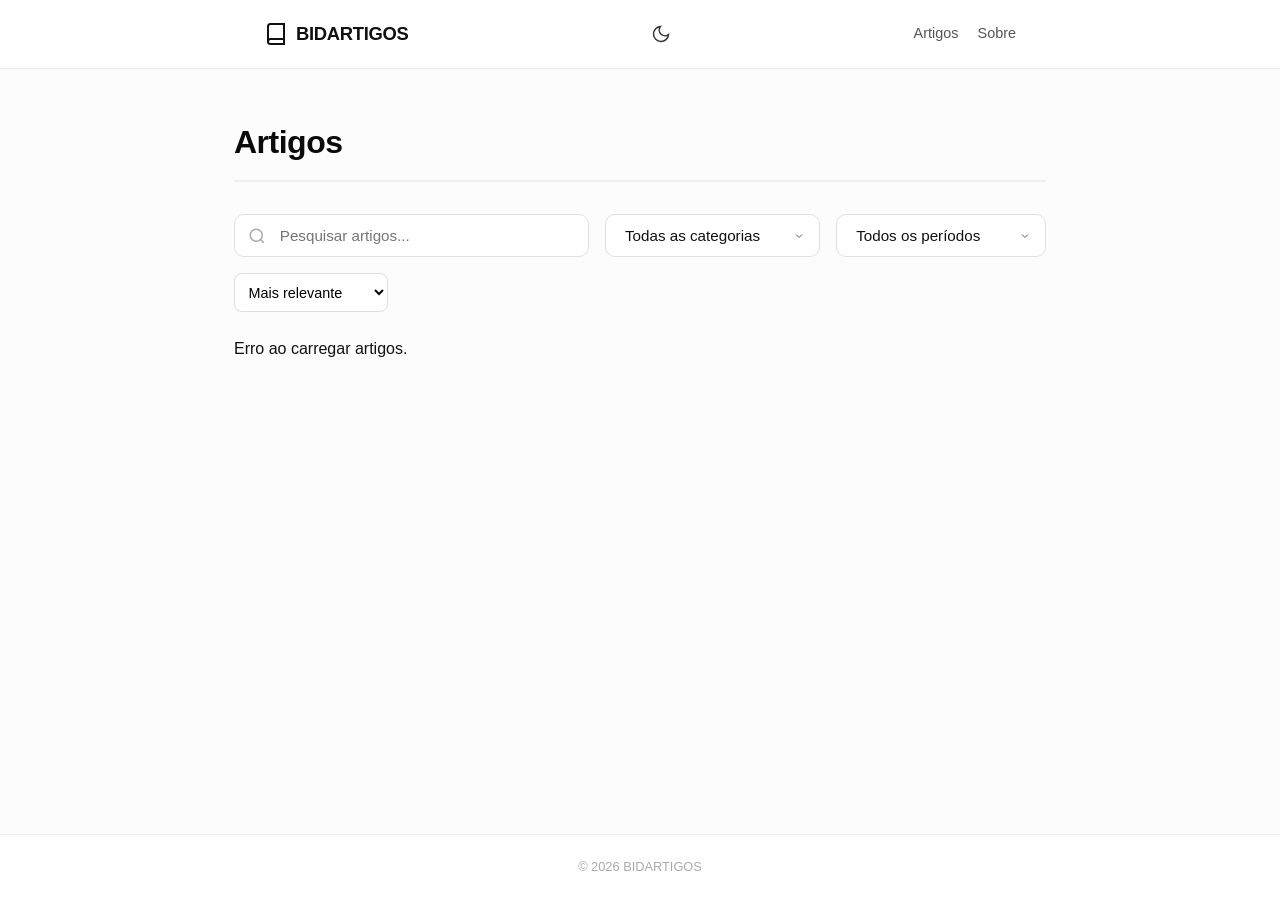
<file: index.html>
<!DOCTYPE html>
<html lang="pt-BR">
<head>
  <meta charset="UTF-8">
  <meta name="viewport" content="width=device-width, initial-scale=1.0">
  <title>BIDARTIGOS</title>
  <link rel="icon" href="data:image/svg+xml,<svg xmlns='http://www.w3.org/2000/svg' viewBox='0 0 24 24' fill='none' stroke='black' stroke-width='2'><path d='M4 19.5A2.5 2.5 0 0 1 6.5 17H20'/><path d='M6.5 2H20v20H6.5A2.5 2.5 0 0 1 4 19.5v-15A2.5 2.5 0 0 1 6.5 2z'/></svg>">
  <link rel="stylesheet" href="style.css">
  <link rel="stylesheet" href="global-dark-mode.css">
  <!-- Google tag (gtag.js) -->
  <script async src="https://www.googletagmanager.com/gtag/js?id=G-VQHEXNMFW5"></script>
  <script>
    window.dataLayer = window.dataLayer || [];
    function gtag(){dataLayer.push(arguments);}
    gtag('js', new Date());

    gtag('config', 'G-VQHEXNMFW5');
  </script>
  <script async src="https://pagead2.googlesyndication.com/pagead/js/adsbygoogle.js?client=ca-pub-8061535180990391"
     crossorigin="anonymous"></script>
</head>
<body>
  <header class="site-header">
    <div class="header-inner">
      <a href="" class="logo">
        <svg width="24" height="24" viewBox="0 0 24 24" fill="none" stroke="currentColor" stroke-width="2">
          <path d="M4 19.5A2.5 2.5 0 0 1 6.5 17H20"/>
          <path d="M6.5 2H20v20H6.5A2.5 2.5 0 0 1 4 19.5v-15A2.5 2.5 0 0 1 6.5 2z"/>
        </svg>
        BIDARTIGOS
      </a>
      <button id="dark-mode-toggle" class="dark-mode-toggle" aria-label="Modo escuro">
        <svg width="20" height="20" viewBox="0 0 24 24" fill="none" stroke="currentColor" stroke-width="2">
          <path d="M21 12.79A9 9 0 1 1 11.21 3 7 7 0 0 0 21 12.79z"/>
        </svg>
      </button>
      <nav>
        <a href="">Artigos</a>
        <a href="sobre/">Sobre</a>
      </nav>
    </div>
  </header>

  <main class="container">
    <h1 class="page-title">Artigos</h1>

    <div class="search-area">
      <div class="search-box">
        <svg class="search-icon" width="18" height="18" viewBox="0 0 24 24" fill="none" stroke="currentColor" stroke-width="2">
          <circle cx="11" cy="11" r="8"/>
          <path d="m21 21-4.3-4.3"/>
        </svg>
        <input type="text" id="search-input" placeholder="Pesquisar artigos..." autocomplete="off">
      </div>
      <select id="category-filter">
        <option value="">Todas as categorias</option>
      </select>
      <select id="period-filter">
        <option value="">Todos os períodos</option>
        <option value="7">Últimos 7 dias</option>
        <option value="30">Últimos 30 dias</option>
        <option value="90">Últimos 90 dias</option>
        <option value="365">Este ano</option>
      </select>
      <select id="sort-by" class="sort-select">
        <option value="relevance">Mais relevante</option>
        <option value="recent">Mais recentes</option>
        <option value="views">Mais visualizados</option>
        <option value="likes">Mais curtidos</option>
      </select>
    </div>

    <div id="articles-list" class="articles-list">
      <p class="loading">Carregando artigos…</p>
    </div>
    <script async src="https://pagead2.googlesyndication.com/pagead/js/adsbygoogle.js?client=ca-pub-8061535180990391"
          crossorigin="anonymous"></script>
      <ins class="adsbygoogle"
          style="display:block"
          data-ad-format="fluid"
          data-ad-layout-key="-5j+ce-9-73+ox"
          data-ad-client="ca-pub-8061535180990391"
          data-ad-slot="5886454329"></ins>
      <script>
          (adsbygoogle = window.adsbygoogle || []).push({});
      </script>
    <div id="empty-state" class="empty-state" style="display:none;">
      <p>Nenhum artigo encontrado.</p>
    </div>
  </main>

  <footer class="site-footer">
    <p>© 2026 BIDARTIGOS</p>
  </footer>

  <script src="config.js"></script>
  <script src="script.js"></script>
</body>
</html>
</file>
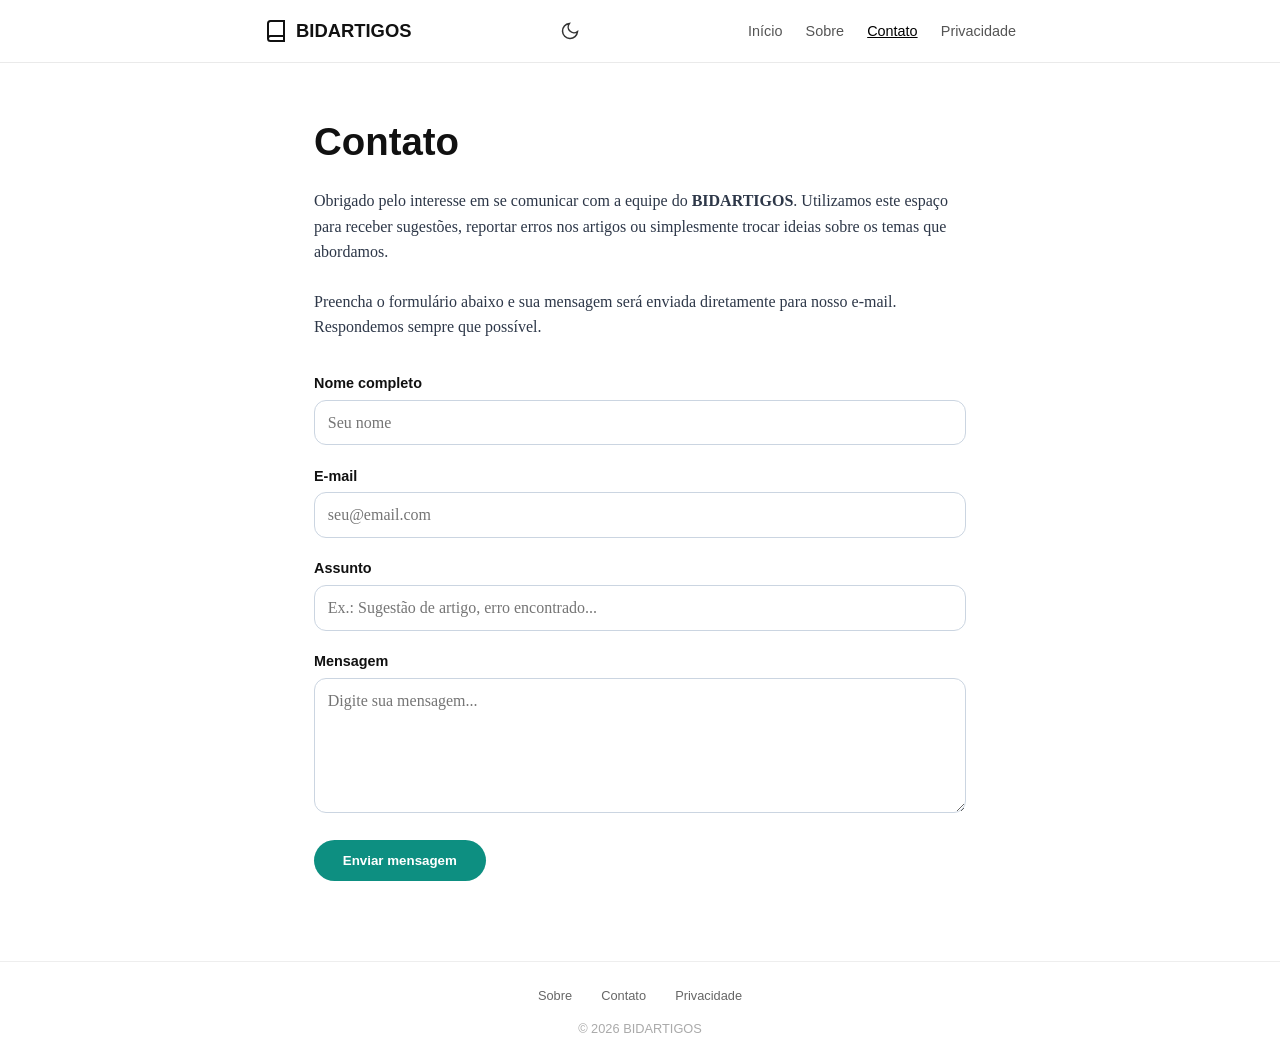
<file: contato/index.html>
<!DOCTYPE html>
<html lang="pt-BR">
<head>
  <meta charset="UTF-8">
  <meta name="viewport" content="width=device-width, initial-scale=1.0">
  <title>Contato – BIDARTIGOS</title>
  <meta name="description" content="Entre em contato conosco para sugestões, relatar erros ou conversar sobre o conteúdo do BIDARTIGOS.">
  <meta property="og:title" content="Contato – BIDARTIGOS">
  <meta property="og:description" content="Envie sua mensagem para a equipe do BIDARTIGOS. Estamos abertos a sugestões, correções e parcerias.">
  <meta property="og:type" content="website">
  <link rel="icon" href="data:image/svg+xml,<svg xmlns='http://www.w3.org/2000/svg' viewBox='0 0 24 24' fill='none' stroke='black' stroke-width='2'><path d='M4 19.5A2.5 2.5 0 0 1 6.5 17H20'/><path d='M6.5 2H20v20H6.5A2.5 2.5 0 0 1 4 19.5v-15A2.5 2.5 0 0 1 6.5 2z'/></svg>">
  <link rel="stylesheet" href="style.css">
  <link rel="stylesheet" href="../global-dark-mode.css">
  <!-- Google tag (gtag.js) -->
    <script async src="https://www.googletagmanager.com/gtag/js?id=G-VQHEXNMFW5"></script>
    <script>
    window.dataLayer = window.dataLayer || [];
    function gtag(){dataLayer.push(arguments);}
    gtag('js', new Date());

    gtag('config', 'G-VQHEXNMFW5');
    </script>
    <script async src="https://pagead2.googlesyndication.com/pagead/js/adsbygoogle.js?client=ca-pub-8061535180990391"
     crossorigin="anonymous"></script>
</head>
<body>

  <header class="site-header">
    <div class="header-inner">
      <a href="../" class="logo">
        <svg width="24" height="24" viewBox="0 0 24 24" fill="none" stroke="currentColor" stroke-width="2">
          <path d="M4 19.5A2.5 2.5 0 0 1 6.5 17H20"/>
          <path d="M6.5 2H20v20H6.5A2.5 2.5 0 0 1 4 19.5v-15A2.5 2.5 0 0 1 6.5 2z"/>
        </svg>
        BIDARTIGOS
      </a>
      <button id="dark-mode-toggle" class="dark-mode-toggle" aria-label="Modo escuro">
        <svg width="20" height="20" viewBox="0 0 24 24" fill="none" stroke="currentColor" stroke-width="2">
          <path d="M21 12.79A9 9 0 1 1 11.21 3 7 7 0 0 0 21 12.79z"/>
        </svg>
      </button>
      <nav>
        <a href="../">Início</a>
        <a href="../sobre/">Sobre</a>
        <a href="../contato/" class="active">Contato</a>
        <a href="../privacidade/">Privacidade</a>
      </nav>
    </div>
  </header>

  <main class="page-container">
    <div class="page-content">
      <h1>Contato</h1>
      <p>Obrigado pelo interesse em se comunicar com a equipe do <strong>BIDARTIGOS</strong>. Utilizamos este espaço para receber sugestões, reportar erros nos artigos ou simplesmente trocar ideias sobre os temas que abordamos.</p>
      <p>Preencha o formulário abaixo e sua mensagem será enviada diretamente para nosso e‑mail. Respondemos sempre que possível.</p>

      <form id="contact-form" class="contact-form">
        <div class="form-group">
          <label for="name">Nome completo</label>
          <input type="text" id="name" name="name" required placeholder="Seu nome">
        </div>
        <div class="form-group">
          <label for="email">E‑mail</label>
          <input type="email" id="email" name="email" required placeholder="seu@email.com">
        </div>
        <div class="form-group">
          <label for="subject">Assunto</label>
          <input type="text" id="subject" name="subject" required placeholder="Ex.: Sugestão de artigo, erro encontrado...">
        </div>
        <div class="form-group">
          <label for="message">Mensagem</label>
          <textarea id="message" name="message" rows="6" required placeholder="Digite sua mensagem..."></textarea>
        </div>
        <button type="submit" class="btn-submit">Enviar mensagem</button>
        <p id="form-feedback" class="form-feedback" style="display:none;"></p>
      </form>
    </div>
  </main>

  <footer class="site-footer">
    <div class="footer-inner">
      <div class="footer-nav">
        <a href="../sobre/">Sobre</a>
        <a href="../contato/">Contato</a>
        <a href="../privacidade/">Privacidade</a>
      </div>
      <p>© 2026 BIDARTIGOS</p>
    </div>
  </footer>

  <script src="../config.js"></script>
  <script src="script.js"></script>
</body>
</html>
</file>
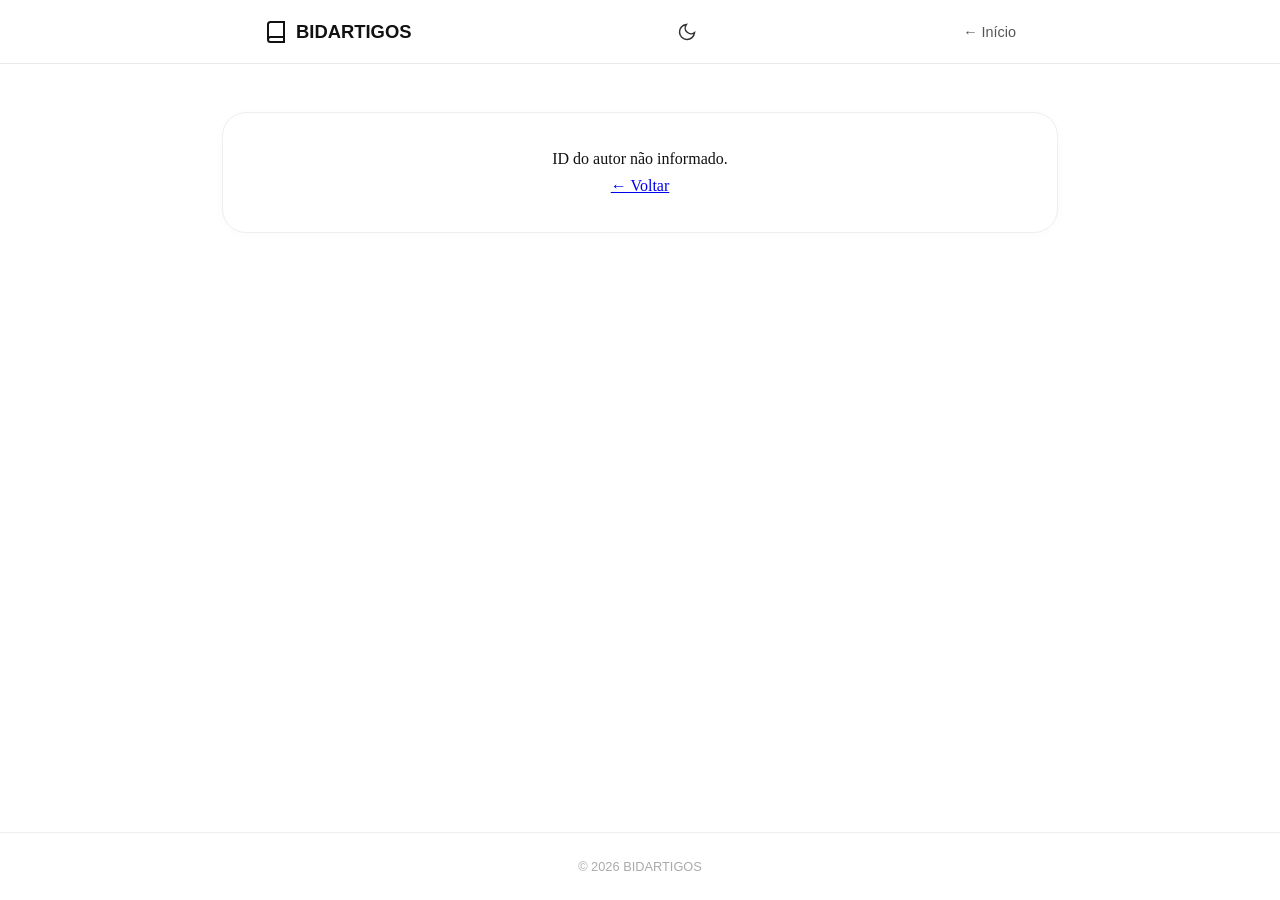
<file: perfil_autor/index.html>
<!DOCTYPE html>
<html lang="pt-BR">
<head>
  <meta charset="UTF-8">
  <meta name="viewport" content="width=device-width, initial-scale=1.0">
  <title>Perfil do autor – BIDARTIGOS</title>
  <link rel="icon" href="data:image/svg+xml,<svg xmlns='http://www.w3.org/2000/svg' viewBox='0 0 24 24' fill='none' stroke='black' stroke-width='2'><path d='M4 19.5A2.5 2.5 0 0 1 6.5 17H20'/><path d='M6.5 2H20v20H6.5A2.5 2.5 0 0 1 4 19.5v-15A2.5 2.5 0 0 1 6.5 2z'/></svg>">
  <link rel="stylesheet" href="style.css">
  <link rel="stylesheet" href="../global-dark-mode.css">
  <!-- Google tag (gtag.js) -->
  <script async src="https://www.googletagmanager.com/gtag/js?id=G-VQHEXNMFW5"></script>
  <script>
    window.dataLayer = window.dataLayer || [];
    function gtag(){dataLayer.push(arguments);}
    gtag('js', new Date());

    gtag('config', 'G-VQHEXNMFW5');
  </script>
  <script async src="https://pagead2.googlesyndication.com/pagead/js/adsbygoogle.js?client=ca-pub-8061535180990391"
     crossorigin="anonymous"></script>
</head>
<body>
  <header class="site-header">
    <div class="header-inner">
      <a href="../" class="logo">
        <svg width="24" height="24" viewBox="0 0 24 24" fill="none" stroke="currentColor" stroke-width="2">
          <path d="M4 19.5A2.5 2.5 0 0 1 6.5 17H20"/>
          <path d="M6.5 2H20v20H6.5A2.5 2.5 0 0 1 4 19.5v-15A2.5 2.5 0 0 1 6.5 2z"/>
        </svg>
        BIDARTIGOS
      </a>
      <button id="dark-mode-toggle" class="dark-mode-toggle" aria-label="Modo escuro">
        <svg width="20" height="20" viewBox="0 0 24 24" fill="none" stroke="currentColor" stroke-width="2">
          <path d="M21 12.79A9 9 0 1 1 11.21 3 7 7 0 0 0 21 12.79z"/>
        </svg>
      </button>
      <nav>
        <a href="../">← Início</a>
      </nav>
    </div>
  </header>

  <main class="profile-container">
    <div id="profile-content">
      <div class="loading-profile">Carregando perfil...</div>
    </div>
  </main>

  <footer class="site-footer">
    <p>© 2026 BIDARTIGOS</p>
  </footer>

  <script src="../config.js"></script>
  <script src="script.js"></script>
</body>
</html>
</file>
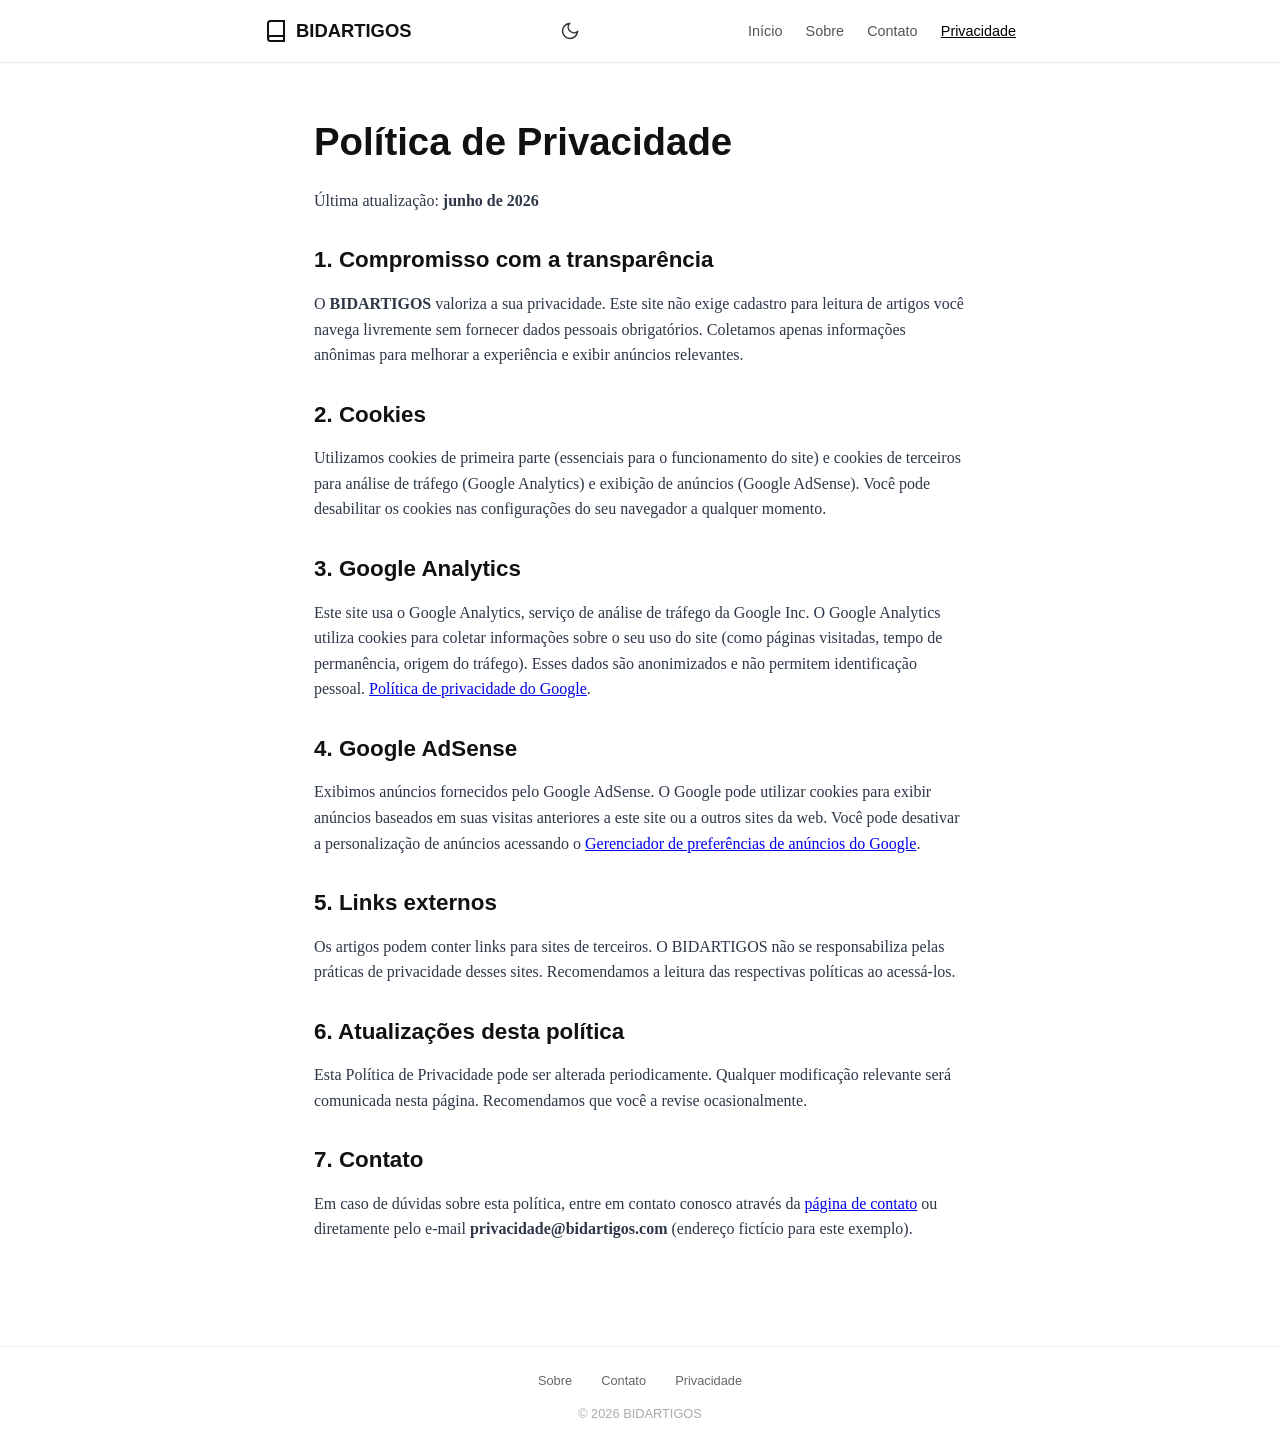
<file: privacidade/index.html>
<!DOCTYPE html>
<html lang="pt-BR">
<head>
  <meta charset="UTF-8">
  <meta name="viewport" content="width=device-width, initial-scale=1.0">
  <title>Política de Privacidade – BIDARTIGOS</title>
  <meta name="description" content="Política de privacidade do BIDARTIGOS. Saiba como tratamos dados, cookies, Google Analytics e AdSense.">
  <meta property="og:title" content="Política de Privacidade – BIDARTIGOS">
  <meta property="og:description" content="Transparência sobre coleta de dados, cookies e anúncios no BIDARTIGOS.">
  <meta property="og:type" content="website">
  <link rel="icon" href="data:image/svg+xml,<svg xmlns='http://www.w3.org/2000/svg' viewBox='0 0 24 24' fill='none' stroke='black' stroke-width='2'><path d='M4 19.5A2.5 2.5 0 0 1 6.5 17H20'/><path d='M6.5 2H20v20H6.5A2.5 2.5 0 0 1 4 19.5v-15A2.5 2.5 0 0 1 6.5 2z'/></svg>">
  <link rel="stylesheet" href="style.css">
  <link rel="stylesheet" href="../global-dark-mode.css">
  <!-- Google tag (gtag.js) -->
    <script async src="https://www.googletagmanager.com/gtag/js?id=G-VQHEXNMFW5"></script>
    <script>
    window.dataLayer = window.dataLayer || [];
    function gtag(){dataLayer.push(arguments);}
    gtag('js', new Date());

    gtag('config', 'G-VQHEXNMFW5');
    </script>
    <script async src="https://pagead2.googlesyndication.com/pagead/js/adsbygoogle.js?client=ca-pub-8061535180990391"
     crossorigin="anonymous"></script>
</head>
<body>

  <header class="site-header">
    <div class="header-inner">
      <a href="../" class="logo">
        <svg width="24" height="24" viewBox="0 0 24 24" fill="none" stroke="currentColor" stroke-width="2">
          <path d="M4 19.5A2.5 2.5 0 0 1 6.5 17H20"/>
          <path d="M6.5 2H20v20H6.5A2.5 2.5 0 0 1 4 19.5v-15A2.5 2.5 0 0 1 6.5 2z"/>
        </svg>
        BIDARTIGOS
      </a>
      <button id="dark-mode-toggle" class="dark-mode-toggle" aria-label="Modo escuro">
        <svg width="20" height="20" viewBox="0 0 24 24" fill="none" stroke="currentColor" stroke-width="2">
          <path d="M21 12.79A9 9 0 1 1 11.21 3 7 7 0 0 0 21 12.79z"/>
        </svg>
      </button>
      <nav>
        <a href="../">Início</a>
        <a href="../sobre/">Sobre</a>
        <a href="../contato/">Contato</a>
        <a href="../privacidade/" class="active">Privacidade</a>
      </nav>
    </div>
  </header>

  <main class="page-container">
    <div class="page-content privacy-content">
      <h1>Política de Privacidade</h1>
      <p>Última atualização: <strong>junho de 2026</strong></p>

      <h2>1. Compromisso com a transparência</h2>
      <p>O <strong>BIDARTIGOS</strong> valoriza a sua privacidade. Este site não exige cadastro para leitura de artigos você navega livremente sem fornecer dados pessoais obrigatórios. Coletamos apenas informações anônimas para melhorar a experiência e exibir anúncios relevantes.</p>

      <h2>2. Cookies</h2>
      <p>Utilizamos cookies de primeira parte (essenciais para o funcionamento do site) e cookies de terceiros para análise de tráfego (Google Analytics) e exibição de anúncios (Google AdSense). Você pode desabilitar os cookies nas configurações do seu navegador a qualquer momento.</p>

      <h2>3. Google Analytics</h2>
      <p>Este site usa o Google Analytics, serviço de análise de tráfego da Google Inc. O Google Analytics utiliza cookies para coletar informações sobre o seu uso do site (como páginas visitadas, tempo de permanência, origem do tráfego). Esses dados são anonimizados e não permitem identificação pessoal. <a href="https://policies.google.com/privacy" target="_blank" rel="noopener">Política de privacidade do Google</a>.</p>

      <h2>4. Google AdSense</h2>
      <p>Exibimos anúncios fornecidos pelo Google AdSense. O Google pode utilizar cookies para exibir anúncios baseados em suas visitas anteriores a este site ou a outros sites da web. Você pode desativar a personalização de anúncios acessando o <a href="https://adssettings.google.com" target="_blank" rel="noopener">Gerenciador de preferências de anúncios do Google</a>.</p>

      <h2>5. Links externos</h2>
      <p>Os artigos podem conter links para sites de terceiros. O BIDARTIGOS não se responsabiliza pelas práticas de privacidade desses sites. Recomendamos a leitura das respectivas políticas ao acessá-los.</p>

      <h2>6. Atualizações desta política</h2>
      <p>Esta Política de Privacidade pode ser alterada periodicamente. Qualquer modificação relevante será comunicada nesta página. Recomendamos que você a revise ocasionalmente.</p>

      <h2>7. Contato</h2>
      <p>Em caso de dúvidas sobre esta política, entre em contato conosco através da <a href="../contato/">página de contato</a> ou diretamente pelo e‑mail <strong>privacidade@bidartigos.com</strong> (endereço fictício para este exemplo).</p>
    </div>
  </main>

  <footer class="site-footer">
    <div class="footer-inner">
      <div class="footer-nav">
        <a href="../sobre/">Sobre</a>
        <a href="../contato/">Contato</a>
        <a href="../privacidade/">Privacidade</a>
      </div>
      <p>© 2026 BIDARTIGOS</p>
    </div>
  </footer>

  <script src="../config.js"></script>
  <script src="script.js"></script>
</body>
</html>
</file>
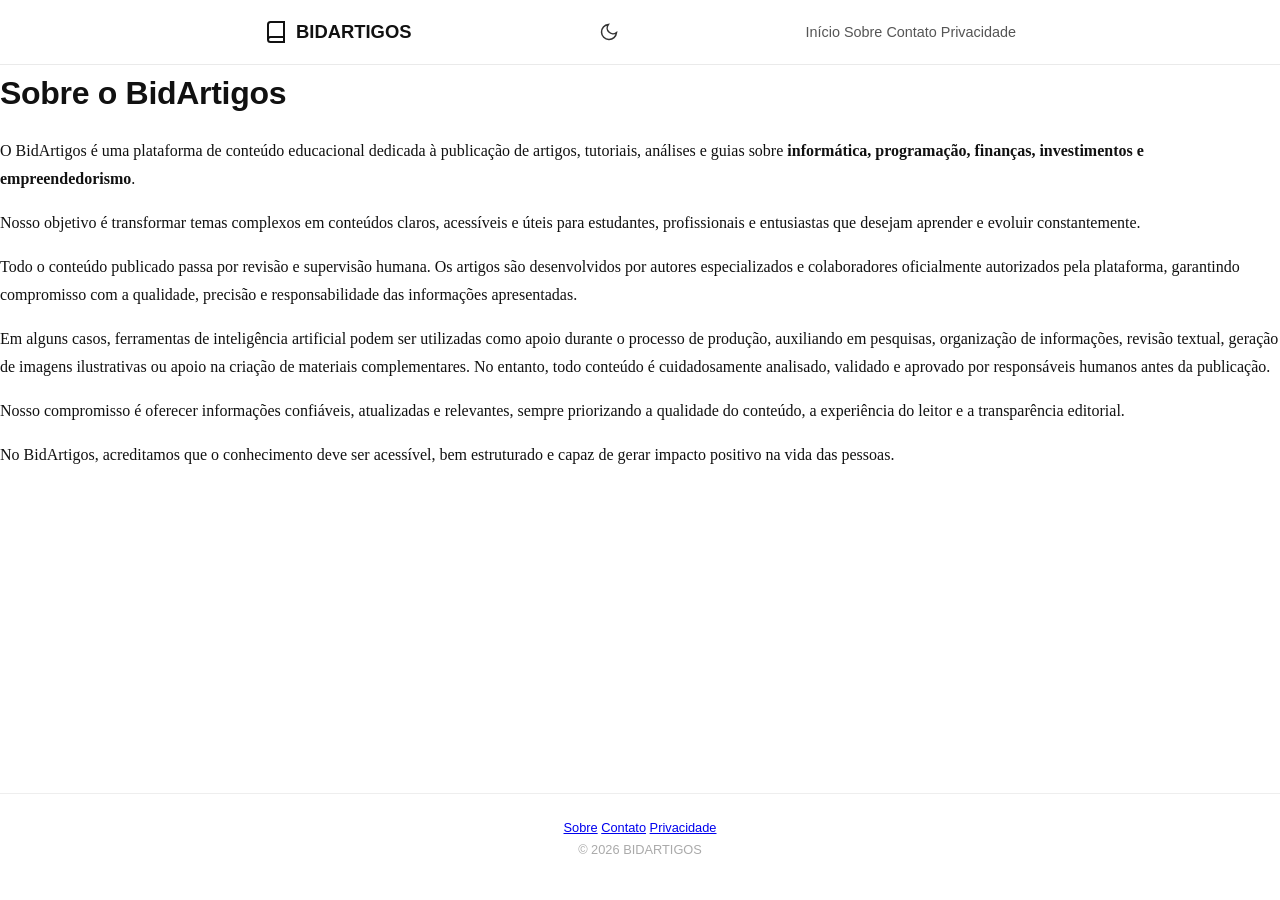
<file: sobre/index.html>
<!DOCTYPE html>
<html lang="pt-BR">
<head>
  <meta charset="UTF-8">
  <meta name="viewport" content="width=device-width, initial-scale=1.0">
  <title>Sobre – BIDARTIGOS</title>
  <meta name="description" content="Conheça o BIDARTIGOS: plataforma de artigos sobre informática, programação, finanças, investimentos e empreendedorismo. Conteúdo revisado, claro e acessível.">
  <meta property="og:title" content="Sobre o BIDARTIGOS">
  <meta property="og:description" content="Transformamos temas complexos em conteúdos úteis. Conheça nossa missão e compromisso editorial.">
  <meta property="og:type" content="website">
  <link rel="icon" href="data:image/svg+xml,<svg xmlns='http://www.w3.org/2000/svg' viewBox='0 0 24 24' fill='none' stroke='black' stroke-width='2'><path d='M4 19.5A2.5 2.5 0 0 1 6.5 17H20'/><path d='M6.5 2H20v20H6.5A2.5 2.5 0 0 1 4 19.5v-15A2.5 2.5 0 0 1 6.5 2z'/></svg>">
  <link rel="stylesheet" href="style.css">
  <link rel="stylesheet" href="../global-dark-mode.css">
  <!-- Google tag (gtag.js) -->
  <script async src="https://www.googletagmanager.com/gtag/js?id=G-VQHEXNMFW5"></script>
  <script>
    window.dataLayer = window.dataLayer || [];
    function gtag(){dataLayer.push(arguments);}
    gtag('js', new Date());

    gtag('config', 'G-VQHEXNMFW5');
  </script>
  <script async src="https://pagead2.googlesyndication.com/pagead/js/adsbygoogle.js?client=ca-pub-8061535180990391"
     crossorigin="anonymous"></script>
</head>
<body>

  <header class="site-header">
    <div class="header-inner">
      <a href="../" class="logo">
        <svg width="24" height="24" viewBox="0 0 24 24" fill="none" stroke="currentColor" stroke-width="2">
          <path d="M4 19.5A2.5 2.5 0 0 1 6.5 17H20"/>
          <path d="M6.5 2H20v20H6.5A2.5 2.5 0 0 1 4 19.5v-15A2.5 2.5 0 0 1 6.5 2z"/>
        </svg>
        BIDARTIGOS
      </a>
      <button id="dark-mode-toggle" class="dark-mode-toggle" aria-label="Modo escuro">
        <svg width="20" height="20" viewBox="0 0 24 24" fill="none" stroke="currentColor" stroke-width="2">
          <path d="M21 12.79A9 9 0 1 1 11.21 3 7 7 0 0 0 21 12.79z"/>
        </svg>
      </button>
      <nav>
        <a href="../">Início</a>
        <a href="../sobre/" class="active">Sobre</a>
        <a href="../contato/">Contato</a>
        <a href="../privacidade/">Privacidade</a>
      </nav>
    </div>
  </header>

  <main class="page-container">
    <div class="page-content about-content">
      <h1>Sobre o BidArtigos</h1>

      <p>O BidArtigos é uma plataforma de conteúdo educacional dedicada à publicação de artigos, tutoriais, análises e guias sobre <strong>informática, programação, finanças, investimentos e empreendedorismo</strong>.</p>

      <p>Nosso objetivo é transformar temas complexos em conteúdos claros, acessíveis e úteis para estudantes, profissionais e entusiastas que desejam aprender e evoluir constantemente.</p>

      <p>Todo o conteúdo publicado passa por revisão e supervisão humana. Os artigos são desenvolvidos por autores especializados e colaboradores oficialmente autorizados pela plataforma, garantindo compromisso com a qualidade, precisão e responsabilidade das informações apresentadas.</p>

      <p>Em alguns casos, ferramentas de inteligência artificial podem ser utilizadas como apoio durante o processo de produção, auxiliando em pesquisas, organização de informações, revisão textual, geração de imagens ilustrativas ou apoio na criação de materiais complementares. No entanto, todo conteúdo é cuidadosamente analisado, validado e aprovado por responsáveis humanos antes da publicação.</p>

      <p>Nosso compromisso é oferecer informações confiáveis, atualizadas e relevantes, sempre priorizando a qualidade do conteúdo, a experiência do leitor e a transparência editorial.</p>

      <p>No BidArtigos, acreditamos que o conhecimento deve ser acessível, bem estruturado e capaz de gerar impacto positivo na vida das pessoas.</p>
    </div>
  </main>

  <footer class="site-footer">
    <div class="footer-inner">
      <div class="footer-nav">
        <a href="../sobre/">Sobre</a>
        <a href="../contato/">Contato</a>
        <a href="../privacidade/">Privacidade</a>
      </div>
      <p>© 2026 BIDARTIGOS</p>
    </div>
  </footer>

  <script src="script.js"></script>
</body>
</html>
</file>
<file: style.css>
/* ===== RESET & BASE ===== */
*,
*::before,
*::after {
  box-sizing: border-box;
  margin: 0;
  padding: 0;
}

body {
  font-family: -apple-system, BlinkMacSystemFont, "Segoe UI", Roboto, Helvetica, Arial, sans-serif;
  background: #fcfcfc;
  color: #111;
  line-height: 1.6;
  min-height: 100vh;
  display: flex;
  flex-direction: column;
}

/* ===== HEADER ===== */
.site-header {
  border-bottom: 1px solid #eaeaea;
  background: rgba(255,255,255,0.92);
  backdrop-filter: blur(8px);
  position: sticky;
  top: 0;
  z-index: 10;
}

.header-inner {
  max-width: 860px;
  margin: 0 auto;
  padding: 1rem 1.5rem;
  display: flex;
  justify-content: space-between;
  align-items: center;
}

.logo {
  display: flex;
  align-items: center;
  gap: 0.5rem;
  font-size: 1.25rem;
  font-weight: 650;
  text-decoration: none;
  color: #111;
  letter-spacing: -0.3px;
}

.logo svg {
  color: #111;
  transition: transform 0.2s;
}

.logo:hover svg {
  transform: rotate(-2deg);
}

nav a {
  text-decoration: none;
  color: #555;
  font-size: 0.95rem;
  font-weight: 450;
  transition: color 0.2s;
}

nav a:hover {
  color: #000;
  text-decoration: underline;
  text-underline-offset: 4px;
}

/* ===== CONTAINER ===== */
.container {
  max-width: 860px;
  margin: 0 auto;
  padding: 3rem 1.5rem 4rem;
  flex: 1;
  width: 100%;
}

.page-title {
  font-size: 2rem;
  font-weight: 600;
  margin-bottom: 2rem;
  padding-bottom: 0.75rem;
  border-bottom: 2px solid #f0f0f0;
  letter-spacing: -0.5px;
  color: #0a0a0a;
}

/* ===== ÁREA DE BUSCA E FILTRO ===== */
.search-area {
  display: flex;
  gap: 1rem;
  margin-bottom: 1.5rem;
  flex-wrap: wrap;
}

.search-box {
  position: relative;
  flex: 1;
  min-width: 220px;
}

.search-box .search-icon {
  position: absolute;
  left: 14px;
  top: 50%;
  transform: translateY(-50%);
  color: #aaa;
  pointer-events: none;
}

.search-box input {
  width: 100%;
  padding: 0.75rem 1.2rem 0.75rem 2.8rem;
  border: 1px solid #e0e0e0;
  border-radius: 10px;
  font-size: 0.95rem;
  outline: none;
  transition: all 0.2s ease;
  background: #fff;
  color: #111;
}

.search-box input:focus {
  border-color: #aaa;
  box-shadow: 0 0 0 3px rgba(0,0,0,0.04);
}

#category-filter,
#period-filter {
  padding: 0.75rem 2.5rem 0.75rem 1.2rem;
  border: 1px solid #e0e0e0;
  border-radius: 10px;
  font-size: 0.95rem;
  background: #fff;
  outline: none;
  cursor: pointer;
  min-width: 210px;
  appearance: none;
  background-image: url("data:image/svg+xml,%3Csvg xmlns='http://www.w3.org/2000/svg' width='12' height='12' viewBox='0 0 24 24' fill='none' stroke='%23555' stroke-width='2'%3E%3Cpath d='m6 9 6 6 6-6'/%3E%3C/svg%3E");
  background-repeat: no-repeat;
  background-position: right 14px center;
  color: #111;
  transition: all 0.2s ease;
}

#category-filter:focus,
#period-filter:focus {
  border-color: #aaa;
  box-shadow: 0 0 0 3px rgba(0,0,0,0.04);
}

.date-input {
  padding: 0.6rem 0.8rem;
  border: 1px solid #e0e0e0;
  border-radius: 8px;
  font-size: 0.9rem;
  background: #fff;
}

#custom-period span {
  font-size: 0.9rem;
  color: #666;
}

/* ===== LISTA DE ARTIGOS ===== */
.articles-list {
  display: flex;
  flex-direction: column;
  gap: 0.8rem;
}

.article-card {
  display: flex;
  justify-content: space-between;
  align-items: flex-start;
  text-decoration: none;
  color: #111;
  padding: 1.2rem 1rem;
  border-radius: 8px;
  background: #fff;
  border: 1px solid #f0f0f0;
  transition: all 0.2s ease;
  position: relative;
}

.article-card:hover {
  border-color: #d5d5d5;
  box-shadow: 0 4px 14px rgba(0,0,0,0.04);
  transform: translateY(-1px);
}

.article-info {
  flex: 1;
  margin-right: 1rem;
}

.article-info h2 {
  font-size: 1.2rem;
  font-weight: 550;
  margin-bottom: 0.3rem;
  color: #0a0a0a;
  letter-spacing: -0.2px;
  display: flex;
  align-items: center;
  gap: 0.5rem;
}

.article-summary-preview {
  font-size: 0.9rem;
  color: #666;
  line-height: 1.5;
  margin-top: 0.3rem;
  display: -webkit-box;
  -webkit-line-clamp: 2;
  -webkit-box-orient: vertical;
  overflow: hidden;
}

.article-date {
  font-size: 0.8rem;
  color: #999;
  white-space: nowrap;
  margin-top: 0.3rem;
  font-weight: 400;
}

.new-badge {
  display: inline-block;
  background: #111;
  color: #fff;
  font-size: 0.7rem;
  font-weight: 600;
  padding: 0.15rem 0.5rem;
  border-radius: 4px;
  letter-spacing: 0.5px;
  text-transform: uppercase;
  vertical-align: middle;
}

.article-tags {
  display: flex;
  flex-wrap: wrap;
  gap: 0.3rem;
  margin-top: 0.4rem;
}

.tag-badge {
  display: inline-block;
  background: #f0f0f0;
  color: #555;
  font-size: 0.7rem;
  padding: 0.15rem 0.5rem;
  border-radius: 4px;
  text-transform: lowercase;
}

/* ===== ESTADOS ===== */
.loading {
  color: #888;
  font-style: italic;
  padding: 2rem;
  text-align: center;
}

.empty-state {
  color: #777;
  text-align: center;
  padding: 3rem 0;
  font-size: 1rem;
}

.site-footer {
  border-top: 1px solid #eee;
  text-align: center;
  padding: 1.4rem;
  font-size: 0.8rem;
  color: #aaa;
  margin-top: auto;
  background: #fff;
}

@media (max-width: 600px) {
  .header-inner {
    flex-direction: column;
    gap: 0.5rem;
    text-align: center;
  }
  .container {
    padding: 2rem 1rem;
  }
  .search-area {
    flex-direction: column;
  }
  .article-card {
    flex-direction: column;
  }
  .article-date {
    margin-top: 0.6rem;
    align-self: flex-start;
  }
}

/* ===== HEADER ===== */
.site-header {
  border-bottom: 1px solid #eaeaea;
  background: #fff;
  position: sticky;
  top: 0;
  z-index: 20;
}

.header-inner {
  max-width: 800px;
  margin: 0 auto;
  padding: 1rem 1.5rem;
  display: flex;
  justify-content: space-between;
  align-items: center;
  gap: 1rem;
  flex-wrap: wrap;
}

.logo {
  display: flex;
  align-items: center;
  gap: 0.5rem;
  font-family: -apple-system, BlinkMacSystemFont, "Segoe UI", Roboto, sans-serif;
  font-size: 1.15rem;
  font-weight: 650;
  text-decoration: none;
  color: #111;
}

nav {
  display: flex;
  gap: 1.2rem;
  align-items: center;
}

nav a {
  font-family: -apple-system, BlinkMacSystemFont, "Segoe UI", Roboto, sans-serif;
  text-decoration: none;
  color: #555;
  font-size: 0.9rem;
  padding: 0.4rem 0;
  transition: color 0.15s;
}

nav a:hover {
  color: #000;
  text-decoration: underline;
}

/* Link ativo (opcional, se quiser destacar a página atual) */
nav a.active {
  color: #111;
  font-weight: 500;
  border-bottom: 2px solid #111;
}

/* Responsivo */
@media (max-width: 600px) {
  .header-inner {
    padding: 0.8rem 1rem;
    flex-direction: column;
    gap: 0.5rem;
  }
  nav {
    gap: 1rem;
  }
}

.article-card {
  display: flex;
  gap: 1.5rem;
  align-items: flex-start;
  text-decoration: none;
  border-bottom: 1px solid #eee;
  padding-bottom: 1.5rem;
  margin-bottom: 1.5rem;
}

.article-cover-wrapper {
  flex-shrink: 0;
  width: 100px;
  height: 100px;
}

.article-cover {
  width: 100%;
  height: 100%;
  object-fit: cover;
  border-radius: 12px;
  background: #f5f5f5;
}

.article-info {
  flex: 1;
}

/* Responsivo: em telas pequenas a capa fica acima */
@media (max-width: 600px) {
  .article-card {
    flex-direction: column;
    gap: 0.8rem;
  }
  .article-cover-wrapper {
    width: 100%;
    height: auto;
    aspect-ratio: 16 / 9;
  }
}

.article-author,
.article-metrics span {
  display: inline-flex;
  align-items: center;
  gap: 0.3rem;
}
.article-metrics {
  display: flex;
  gap: 1rem;
  margin: 0.3rem 0;
  color: #444;
}

/* Badge de tendência (🔥 Em alta) */
.trending-badge {
  display: inline-block;
  background: #fff0e0;
  color: #c45100;
  font-size: 0.7rem;
  font-weight: 600;
  padding: 0.15rem 0.6rem;
  border-radius: 20px;
  margin-left: 0.5rem;
  text-transform: uppercase;
  letter-spacing: 0.3px;
  border: 1px solid #ffd6a5;
  vertical-align: middle;
}
/* Paginação */
.pagination {
  display: flex;
  justify-content: center;
  gap: 0.5rem;
  margin: 2rem 0;
}
.page-btn {
  background: #fff;
  border: 1px solid #ddd;
  padding: 0.4rem 0.8rem;
  border-radius: 6px;
  cursor: pointer;
  font-size: 0.9rem;
  transition: all 0.2s;
}
.page-btn.active {
  background: #111;
  color: #fff;
  border-color: #111;
}
.page-btn:hover {
  background: #f0f0f0;
}
/* Seletor de ordenação */
.sort-select {
  padding: 0.6rem;
  border: 1px solid #ddd;
  border-radius: 8px;
  background: #fff;
  font-size: 0.9rem;
  cursor: pointer;
}
/* Destaque dos termos buscados */
mark {
  background: #fff3b0;
  color: #111;
  padding: 0 0.2rem;
  border-radius: 3px;
  display: inline-block; /* evita quebras de linha indesejadas */
}
body.dark-mode mark {
  background: #5a4a1a;
  color: #ffd966;
}

.dark-mode-toggle {
  background: none;
  border: none;
  cursor: pointer;
  display: inline-flex;
  align-items: center;
  justify-content: center;
  padding: 0.4rem;
  border-radius: 50%;
  transition: background 0.2s;
}
.dark-mode-toggle:hover {
  background: rgba(0,0,0,0.05);
}
body.dark-mode .dark-mode-toggle:hover {
  background: rgba(255,255,255,0.1);
}
</file>
<file: global-dark-mode.css>
/* ==============================================
   MODO ESCURO GLOBAL – BIDARTIGOS
   (home, artigo, perfil, sobre, admin)
   ============================================== */

/* Transição global */
body {
  transition: background-color 0.3s ease, color 0.2s ease;
}

body.dark-mode {
  background: #0a0c10;
  color: #eaeef2;
}

/* ---------- HEADER & FOOTER ---------- */
body.dark-mode .site-header,
body.dark-mode .site-footer {
  background: #111418;
  border-color: #2a2f36;
}

body.dark-mode .logo,
body.dark-mode .site-footer p {
  color: #e0e4e8;
}

body.dark-mode nav a {
  color: #9ca3af;
}

body.dark-mode nav a:hover {
  color: #ffffff;
  text-decoration-color: #5f7f9e;
}

/* Botão de alternância de modo escuro no header */
body.dark-mode .dark-mode-toggle {
  background: #1e2a36;
  border-color: #3f5568;
}

body.dark-mode .dark-mode-toggle svg {
  stroke: #ccddee;
}

body.dark-mode .dark-mode-toggle:hover {
  background: #2c4050;
  border-color: #85b0df;
}

/* ---------- CONTAINER PRINCIPAL ---------- */
body.dark-mode .container,
body.dark-mode .article-container,
body.dark-mode .profile-container {
  background: transparent;
}

/* ---------- TÍTULOS ---------- */
body.dark-mode .page-title,
body.dark-mode .article-title,
body.dark-mode .profile-name {
  color: #ffffff;
  text-shadow: 0 1px 2px rgba(0,0,0,0.2);
}

/* ---------- ÁREA DE BUSCA E FILTROS (home) ---------- */
body.dark-mode .search-box input,
body.dark-mode select,
body.dark-mode .filter-input,
body.dark-mode .date-input {
  background: #1e2a36;
  border-color: #3f5568;
  color: #e0e4e8;
}

body.dark-mode .search-box input:focus,
body.dark-mode select:focus,
body.dark-mode .filter-input:focus,
body.dark-mode .date-input:focus {
  border-color: #85b0df;
  outline: none;
}

body.dark-mode .search-icon {
  stroke: #ccddee;
}

body.dark-mode select {
  background-image: url("data:image/svg+xml,%3Csvg xmlns='http://www.w3.org/2000/svg' width='12' height='12' viewBox='0 0 24 24' fill='none' stroke='%23ccddee' stroke-width='2'%3E%3Cpath d='m6 9 6 6 6-6'/%3E%3C/svg%3E");
}

body.dark-mode #custom-period span {
  color: #9aa2b0;
}

/* ---------- CARDS DE ARTIGOS (home) ---------- */
body.dark-mode .article-card {
  background: #12161c;
  border-color: #2a2f36;
  transition: all 0.2s ease;
}

body.dark-mode .article-card:hover {
  border-color: #4a627a;
  box-shadow: 0 8px 20px rgba(0,0,0,0.3);
  transform: translateY(-2px);
}

body.dark-mode .article-card h2 {
  color: #e2e8f0;
}

body.dark-mode .article-summary-preview,
body.dark-mode .article-date {
  color: #95a5b8;
}

/* ---------- METADADOS DO AUTOR (home) ---------- */
body.dark-mode .article-author {
  color: #9aa2b0;
}

body.dark-mode .article-metrics {
  color: #9aa2b0;
}

body.dark-mode .article-metrics svg {
  stroke: #ccddee;
}

/* ---------- TAGS (home) ---------- */
body.dark-mode .tag-badge {
  background: #1e2a36;
  color: #bfd9f0;
  border-color: #2c3e4e;
}

/* ---------- PAGINAÇÃO ---------- */
body.dark-mode .pagination {
  border-top-color: #2a2f36;
}

body.dark-mode .page-btn {
  background: #1e2a36;
  border-color: #3f5568;
  color: #ccddee;
}

body.dark-mode .page-btn.active {
  background: #85b0df;
  color: #0a0c10;
  border-color: #85b0df;
}

body.dark-mode .page-btn:hover {
  background: #2c4050;
  border-color: #85b0df;
}

/* ---------- BADGES (novo, trending, etc.) ---------- */
body.dark-mode .new-badge {
  background: #2a3a4e;
  color: #cbd5e1;
}

body.dark-mode .trending-badge,
body.dark-mode .trending-badge-article {
  background: #3a2a1e;
  color: #ffbd7f;
  border-color: #b45f1b;
  box-shadow: 0 0 4px #ffaa66;
}

/* ---------- PERFIL DO AUTOR (se aplicável) ---------- */
body.dark-mode .profile-card {
  background: #12161c;
  border-color: #2a2f36;
}

body.dark-mode .avatar {
  box-shadow: 0 0 0 2px #1e2a3a;
}

body.dark-mode .profile-bio {
  color: #e2e8f0;
}

body.dark-mode .profile-meta a {
  color: #9aa2b0;
}

body.dark-mode .profile-meta a:hover {
  color: #ffffff;
}

body.dark-mode .articles-grid .article-cover {
  background: #1e2a36;
}

body.dark-mode .no-articles {
  color: #9aa2b0;
}

/* ---------- VERIFICADO ---------- */
body.dark-mode .verified-badge-small {
  background: linear-gradient(135deg, #2c3e50, #1e2f3e);
  color: #9ac4de;
  box-shadow: 0 0 2px #6c9ecf;
}

/* ---------- BADGES DE PRODUTIVIDADE ---------- */
body.dark-mode .productivity-badge.productive {
  background: linear-gradient(135deg, #3a2e22, #2a2018);
  color: #ffbc6e;
  border-color: #b45f2b;
}

body.dark-mode .productivity-badge.ultra-productive {
  background: linear-gradient(135deg, #4a3520, #3e2a18);
  color: #ffbc6e;
  border-color: #d97a2b;
  box-shadow: 0 0 8px rgba(255, 140, 0, 0.3);
}

/* ---------- MARCAÇÃO DE TEXTO (mark) ---------- */
body.dark-mode mark {
  background: #4a3a1a;
  color: #ffdd99;
  border-radius: 4px;
  padding: 0 0.1rem;
}

/* ---------- IMPRESSÃO (não afeta o modo escuro) ---------- */
@media print {
  body.dark-mode {
    background: white;
    color: black;
  }
  body.dark-mode * {
    color: black !important;
    background: white !important;
    border-color: #ccc !important;
  }
}

/* ==============================================
   ESTILOS EXTRAS PARA CONTROLES DA HOME
   ============================================== */

/* Área de período customizado */
body.dark-mode #custom-period {
  background: transparent;
}

body.dark-mode .date-input {
  background: #1e2a36;
  border-color: #3f5568;
  color: #e0e4e8;
}

body.dark-mode .date-input:focus {
  border-color: #85b0df;
}

/* Botões de ordenação e selects (já incluso, mas reforçando) */
body.dark-mode select {
  background-color: #1e2a36;
  color: #e0e4e8;
  border-color: #3f5568;
}

body.dark-mode select option {
  background-color: #1e2a36;
  color: #e0e4e8;
}

/* Paginação (já incluso, mas garantir) */
body.dark-mode .page-btn {
  background: #1e2a36;
  border-color: #3f5568;
  color: #ccddee;
}

body.dark-mode .page-btn.active {
  background: #85b0df;
  color: #0a0c10;
}

body.dark-mode .page-btn:hover {
  background: #2c4050;
}

/* Botão de alternância do modo escuro (quando estiver no header) */
.dark-mode-toggle {
  background: transparent;
  border: none;
  cursor: pointer;
  padding: 0.3rem;
  display: inline-flex;
  align-items: center;
  justify-content: center;
  border-radius: 40px;
  transition: all 0.2s;
}

.dark-mode-toggle svg {
  stroke: #333;
  stroke-width: 1.8;
  width: 20px;
  height: 20px;
  transition: stroke 0.2s;
}

body.dark-mode .dark-mode-toggle svg {
  stroke: #ccddee;
}

.dark-mode-toggle:hover {
  background: #f0f0f0;
}

body.dark-mode .dark-mode-toggle:hover {
  background: #2c4050;
}

/* ===== ESTILO PARA SELECTS (list boxes) NO MODO ESCURO ===== */

body.dark-mode select,
body.dark-mode .search-area select,
body.dark-mode #category-filter,
body.dark-mode #period-filter,
body.dark-mode #sort-by {
  background-color: #1e2a36 !important;
  color: #e0e4e8 !important;
  border-color: #3f5568 !important;
  /* Remove a seta padrão do navegador */
  appearance: none;
  -webkit-appearance: none;
  -moz-appearance: none;
  /* Adiciona a seta personalizada (apenas uma) */
  background-image: url("data:image/svg+xml,%3Csvg xmlns='http://www.w3.org/2000/svg' width='12' height='12' viewBox='0 0 24 24' fill='none' stroke='%23ccddee' stroke-width='2'%3E%3Cpath d='m6 9 6 6 6-6'/%3E%3C/svg%3E");
  background-repeat: no-repeat;
  background-position: right 0.8rem center;
  background-size: 12px;
  padding-right: 2rem !important; /* espaço para a seta */
}

body.dark-mode select option {
  background-color: #1e2a36 !important;
  color: #e0e4e8 !important;
}

body.dark-mode select:focus {
  border-color: #85b0df !important;
  outline: none;
}

/* ===== MODO ESCURO – AJUSTES MOBILE ===== */
@media (max-width: 600px) {
  body.dark-mode .search-area select,
  body.dark-mode .search-box input,
  body.dark-mode .date-input,
  body.dark-mode .filter-input {
    background: #1e2a36 !important;
    color: #e0e4e8 !important;
    border-color: #3f5568 !important;
  }
  
  body.dark-mode .article-card {
    background: #12161c !important;
    border-color: #2a2f36 !important;
  }
  
  body.dark-mode .article-card h2,
  body.dark-mode .article-card .article-date,
  body.dark-mode .article-card .article-summary-preview {
    color: #e2e8f0 !important;
  }
  
  body.dark-mode .pagination .page-btn {
    background: #1e2a36 !important;
    border-color: #3f5568 !important;
    color: #ccddee !important;
  }
  
  body.dark-mode .share-buttons {
    background: rgba(17, 22, 29, 0.95) !important;
    backdrop-filter: blur(12px);
  }
  
  body.dark-mode .share-buttons button,
  body.dark-mode .share-buttons a {
    background: transparent !important;
    color: #ccddee !important;
  }
  
  /* Ajuste para o índice (sumário) no mobile */
  body.dark-mode .article-index {
    background: #11161d !important;
    border-bottom-color: #2c3540 !important;
  }
  
  body.dark-mode .index-toggle {
    color: #ccddee !important;
  }
  
  body.dark-mode .index-content a {
    color: #b8c7dd !important;
  }
}

body.dark-mode .link-card {
  background: #1e2a36;
  border-color: #3f5568;
}
body.dark-mode .email-link {
  color: #ffaa88;
}
body.dark-mode .button-form {
  background: #1e2a36;
  color: #e0e4e8;
  border-color: #3f5568;
}
body.dark-mode .help-text {
  color: #9aa2b0;
}
body.dark-mode .final-message {
  border-top-color: #2a2f36;
  color: #ccddee;
}

/* Grid de imagens lado a lado (para artigos) */
.image-grid {
  display: grid;
  grid-template-columns: repeat(auto-fit, minmax(200px, 1fr));
  gap: 1rem;
  margin: 1.5rem 0;
}
.image-grid img {
  width: 100%;
  height: auto;
  border-radius: 12px;
  object-fit: cover;
  aspect-ratio: 4 / 3;
  background: #f5f5f5;
  transition: transform 0.2s ease;
}
.image-grid img:hover {
  transform: scale(1.02);
}
@media (max-width: 640px) {
  .image-grid {
    grid-template-columns: 1fr;
  }
}
/* Limita a largura do conteúdo do artigo */
.article-container,
.article-content,
#article-content {
  max-width: 860px;
  margin: 0 auto;
  padding: 0 1.5rem;
}

/* Para telas menores, ocupar 100% */
@media (max-width: 900px) {
  .article-container,
  .article-content,
  #article-content {
    max-width: 100%;
    padding: 0 1rem;
  }
}

/* ==============================================
   MELHORIAS VISUAIS: TABELAS E VÍDEOS
   (adicione ao final do style.css ou global-dark-mode.css)
   ============================================== */

/* ----- TABELAS RESPONSIVAS ----- */
.article-body table {
  display: block;
  width: 100%;
  overflow-x: auto;
  -webkit-overflow-scrolling: touch;
  margin: 1.8rem 0;
  border-collapse: collapse;
  font-size: 0.9rem;
  font-family: -apple-system, BlinkMacSystemFont, "Segoe UI", Roboto, sans-serif;
  box-shadow: 0 1px 3px rgba(0,0,0,0.03);
}

/* Bordas e espaçamento interno */
.article-body table th,
.article-body table td {
  border: 1px solid #e2e8f0;
  padding: 10px 14px;
  text-align: left;
  vertical-align: top;
}

/* Cabeçalho */
.article-body table th {
  background: #f8fafc;
  font-weight: 600;
  color: #1e293b;
  border-bottom-width: 2px;
}

/* Linha zebrada (opcional, descomente se quiser) */
/* .article-body table tr:nth-child(even) td {
  background-color: #fafafa;
} */

/* Modo escuro para tabelas */
body.dark-mode .article-body table th {
  background: #1e2a36;
  color: #e2e8f0;
  border-color: #3f5568;
}
body.dark-mode .article-body table td {
  border-color: #3f5568;
  color: #cbd5e1;
}
/* body.dark-mode .article-body table tr:nth-child(even) td {
  background-color: #11161d;
} */

/* ----- VÍDEOS RESPONSIVOS (tag <video> e iframes) ----- */
.article-body video,
.article-body iframe[src*="youtube"],
.article-body iframe[src*="vimeo"] {
  max-width: 100%;
  height: auto;
  border-radius: 20px;
  display: block;
  margin: 1.8rem auto;
  box-shadow: 0 8px 20px rgba(0, 0, 0, 0.08);
  background: #000;
}

/* Para vídeos do YouTube (garante aspect ratio 16:9) */
.article-body iframe[src*="youtube"] {
  aspect-ratio: 16 / 9;
  width: 100%;
}

/* ----- FIGURAS COM LEGENDA (caso use <figure><figcaption>) ----- */
.article-body figure {
  margin: 1.8rem 0;
  text-align: center;
}
.article-body figcaption {
  font-size: 0.85rem;
  color: #4b5563;
  margin-top: 0.6rem;
  font-style: italic;
  font-family: -apple-system, BlinkMacSystemFont, "Segoe UI", Roboto, sans-serif;
}
body.dark-mode .article-body figcaption {
  color: #9ca3af;
}

/* ----- LIGHTBOX (melhoria no fundo) ----- */
#lightbox {
  background: rgba(0, 0, 0, 0.94) !important;
  backdrop-filter: blur(6px);
}
#lightbox img {
  border-radius: 16px;
  box-shadow: 0 0 40px rgba(0,0,0,0.3);
}

/* ----- AJUSTES MÓVEIS (tabelas e vídeos) ----- */
@media (max-width: 640px) {
  .article-body table th,
  .article-body table td {
    padding: 6px 10px;
    font-size: 0.8rem;
  }
  .article-body video,
  .article-body iframe[src*="youtube"] {
    border-radius: 14px;
  }
}

/* ==============================================
   PLYR.IO – DESIGN PREMIUM (borda, sombra, glow)
   ============================================== */

/* Container principal do player */
.plyr {
  border-radius: 24px !important;
  overflow: hidden;
  transition: all 0.3s cubic-bezier(0.2, 0.9, 0.4, 1.1);
  box-shadow: 0 12px 28px rgba(0, 0, 0, 0.15);
}

/* Borda sutil (com gradiente animado) */
.plyr {
  border: 2px solid transparent;
  background-clip: padding-box;
  background-image: linear-gradient(white, white), 
                    linear-gradient(135deg, #0D8F81, #2c9e8f, #6ab0a5);
  background-origin: border-box;
  background-clip: padding-box, border-box;
}

/* Modo escuro – borda com cores mais vibrantes */
body.dark-mode .plyr {
  background-image: linear-gradient(#111418, #111418), 
                    linear-gradient(135deg, #00144d, #4a9eff, #0D8F81);
}

/* Efeito hover: sobe um pouco + glow */
.plyr:hover {
  transform: translateY(-4px);
  box-shadow: 0 20px 35px -8px rgba(0, 0, 0, 0.25), 0 0 0 2px rgba(13, 143, 129, 0.3);
}

/* Barra de controles – gradiente escuro suave */
.plyr__controls {
  background: linear-gradient(to top, rgba(0,0,0,0.85) 0%, rgba(0,0,0,0.4) 100%);
  border-radius: 0 0 24px 24px;
}

/* Botão de play central (overlay) */
.plyr__control--overlaid {
  background: rgba(13, 143, 129, 0.9) !important;
  backdrop-filter: blur(4px);
  transition: transform 0.2s, background 0.2s;
}
.plyr__control--overlaid:hover {
  background: #0D8F81 !important;
  transform: scale(1.05);
}

/* Indicador de progresso */
.plyr__progress--played,
.plyr__volume--played {
  background: #0D8F81 !important;
}

/* Tempo e texto dos botões */
.plyr__time {
  color: #eee;
  font-weight: 500;
}

/* Menu de configurações (velocidade, qualidade) */
.plyr__menu__container {
  background: #1e2a36;
  border-radius: 16px;
  backdrop-filter: blur(8px);
  border: 1px solid rgba(255,255,255,0.1);
}
.plyr__menu__container .plyr__control--forward,
.plyr__menu__container .plyr__control--back {
  color: #e0e4e8;
}

/* Modo escuro (reforço) */
body.dark-mode .plyr {
  box-shadow: 0 12px 28px rgba(0, 0, 0, 0.4), 0 0 0 1px rgba(13, 143, 129, 0.2);
}
body.dark-mode .plyr:hover {
  box-shadow: 0 20px 35px -8px rgba(0, 0, 0, 0.5), 0 0 0 2px rgba(13, 143, 129, 0.5);
}

/* Modo escuro */
body.dark-mode .related-card {
  background: #12161c;
  border-color: #2a2f36;
}
body.dark-mode .related-card:hover {
  border-color: #4a627a;
  box-shadow: 0 12px 24px rgba(0,0,0,0.3);
}
body.dark-mode .related-card-content h3 {
  color: #e2e8f0;
}
body.dark-mode .related-date {
  color: #95a5b8;
}
/* Responsivo: no celular continua o layout que você já tem (linha com imagem à esquerda) */
@media (max-width: 600px) {
  .related-card .related-cover {
    width: 70px;
    height: 70px;
    aspect-ratio: 1/1;
  }
  .related-card:hover .related-cover {
    transform: none;
  }
}
</file>
<file: contato/style.css>
/* ==============================================
   Página de Contato – mesmo estilo do site
   ============================================== */
* {
  margin: 0;
  padding: 0;
  box-sizing: border-box;
}

body {
  font-family: 'Charter', 'Georgia', 'Times New Roman', serif;
  background: #fff;
  color: #111;
  line-height: 1.6;
  min-height: 100vh;
  display: flex;
  flex-direction: column;
}

.site-header {
  border-bottom: 1px solid #eaeaea;
  background: rgba(255,255,255,0.95);
  backdrop-filter: blur(10px);
  position: sticky;
  top: 0;
  z-index: 20;
}
.header-inner {
  max-width: 800px;
  margin: 0 auto;
  padding: 1rem 1.5rem;
  display: flex;
  justify-content: space-between;
  align-items: center;
}
.logo {
  display: flex;
  align-items: center;
  gap: 0.5rem;
  font-family: -apple-system, BlinkMacSystemFont, "Segoe UI", Roboto, sans-serif;
  font-size: 1.15rem;
  font-weight: 650;
  text-decoration: none;
  color: #111;
}
nav a {
  font-family: -apple-system, BlinkMacSystemFont, "Segoe UI", Roboto, sans-serif;
  text-decoration: none;
  color: #555;
  font-size: 0.9rem;
  margin-left: 1.2rem;
}
nav a:hover, nav a.active {
  color: #000;
  text-decoration: underline;
}
.dark-mode-toggle {
  background: none;
  border: none;
  cursor: pointer;
  display: inline-flex;
  align-items: center;
  justify-content: center;
  padding: 0.4rem;
  border-radius: 50%;
  transition: background 0.2s;
}
.dark-mode-toggle:hover {
  background: rgba(0,0,0,0.05);
}

.page-container {
  flex: 1;
  max-width: 700px;
  margin: 0 auto;
  padding: 3rem 1.5rem 5rem;
  width: 100%;
}
.page-content h1 {
  font-size: 2.4rem;
  margin-bottom: 1rem;
  font-family: -apple-system, BlinkMacSystemFont, "Segoe UI", sans-serif;
}
.page-content p {
  margin-bottom: 1.5rem;
  color: #2d3748;
}
.contact-form {
  margin-top: 2rem;
}
.form-group {
  margin-bottom: 1.2rem;
}
.form-group label {
  display: block;
  font-weight: 600;
  margin-bottom: 0.3rem;
  font-family: -apple-system, BlinkMacSystemFont, "Segoe UI", Roboto, sans-serif;
  font-size: 0.9rem;
}
.form-group input,
.form-group textarea {
  width: 100%;
  padding: 0.8rem;
  border: 1px solid #cbd5e1;
  border-radius: 12px;
  font-family: inherit;
  font-size: 1rem;
  transition: 0.2s;
}
.form-group input:focus,
.form-group textarea:focus {
  outline: none;
  border-color: #0D8F81;
  box-shadow: 0 0 0 2px rgba(13,143,129,0.2);
}
.btn-submit {
  background: #0D8F81;
  color: white;
  border: none;
  padding: 0.8rem 1.8rem;
  border-radius: 40px;
  font-weight: bold;
  cursor: pointer;
  transition: all 0.2s;
}
.btn-submit:hover {
  background: #0a6e63;
  transform: translateY(-1px);
}
.form-feedback {
  margin-top: 1rem;
  padding: 0.8rem;
  border-radius: 12px;
  background: #e6fffa;
  color: #234e52;
  font-size: 0.9rem;
}
.site-footer {
  border-top: 1px solid #eee;
  text-align: center;
  padding: 1.5rem;
  font-size: 0.8rem;
  color: #aaa;
  font-family: -apple-system, BlinkMacSystemFont, "Segoe UI", Roboto, sans-serif;
  margin-top: auto;
}
.footer-inner {
  max-width: 800px;
  margin: 0 auto;
}
.footer-nav {
  margin-bottom: 0.8rem;
}
.footer-nav a {
  color: #666;
  text-decoration: none;
  margin: 0 0.8rem;
  font-size: 0.8rem;
}
.footer-nav a:hover {
  text-decoration: underline;
}

/* Responsivo */
@media (max-width: 640px) {
  .header-inner { padding: 0.8rem 1rem; }
  nav a { margin-left: 0.8rem; font-size: 0.8rem; }
  .page-container { padding: 2rem 1rem; }
  .page-content h1 { font-size: 1.8rem; }
}

/* Modo escuro (complementar ao global) */
body.dark-mode .page-content p { color: #cbd5e1; }
body.dark-mode .form-group input,
body.dark-mode .form-group textarea {
  background: #1e2a36;
  border-color: #3f5568;
  color: #e0e4e8;
}
body.dark-mode .form-feedback {
  background: #1e3a3a;
  color: #b2f5ea;
}
</file>
<file: perfil_autor/style.css>
/* ==============================================
   PERFIL DO AUTOR – PADRÃO PRETO E BRANCO
   ============================================== */
* {
  margin: 0;
  padding: 0;
  box-sizing: border-box;
}

body {
  font-family: 'Charter', 'Georgia', 'Times New Roman', serif;
  background: #fff;
  color: #111;
  line-height: 1.7;
  min-height: 100vh;
  display: flex;
  flex-direction: column;
}

/* ---------- HEADER (mesmo padrão do blog) ---------- */
.site-header {
  border-bottom: 1px solid #eaeaea;
  background: #fff;
  position: sticky;
  top: 0;
  z-index: 20;
}

.header-inner {
  max-width: 800px;
  margin: 0 auto;
  padding: 1rem 1.5rem;
  display: flex;
  justify-content: space-between;
  align-items: center;
  gap: 1rem;
  flex-wrap: wrap;
}

.logo {
  display: flex;
  align-items: center;
  gap: 0.5rem;
  font-family: -apple-system, BlinkMacSystemFont, "Segoe UI", Roboto, sans-serif;
  font-size: 1.15rem;
  font-weight: 650;
  text-decoration: none;
  color: #111;
}

nav a {
  font-family: -apple-system, BlinkMacSystemFont, "Segoe UI", Roboto, sans-serif;
  text-decoration: none;
  color: #555;
  font-size: 0.9rem;
  padding: 0.4rem 0;
}

nav a:hover {
  color: #000;
  text-decoration: underline;
}

/* ---------- CONTAINER PRINCIPAL ---------- */
.profile-container {
  max-width: 900px;
  margin: 2rem auto;
  padding: 1rem 2rem 4rem;
  flex: 1;
  width: 100%;
}

/* ---------- CARD DO PERFIL ---------- */
.profile-card {
  background: #fff;
  border-radius: 24px;
  padding: 2rem;
  border: 1px solid #eee;
  box-shadow: 0 2px 12px rgba(0,0,0,0.02);
}

.profile-header {
  display: flex;
  gap: 2rem;
  align-items: center;
  flex-wrap: wrap;
  margin-bottom: 2rem;
}

.avatar {
  width: 120px;
  height: 120px;
  border-radius: 50%;
  object-fit: cover;
  background: #f5f5f5;
  border: 2px solid #fff;
  box-shadow: 0 4px 12px rgba(0,0,0,0.05);
}

.profile-title {
  flex: 1;
}

.profile-name {
  font-size: 2rem;
  font-weight: 700;
  display: flex;
  align-items: center;
  gap: 0.5rem;
  flex-wrap: wrap;
  margin-bottom: 0.3rem;
  font-family: -apple-system, BlinkMacSystemFont, "Segoe UI", "Helvetica Neue", sans-serif;
}

.verified-badge {
  display: inline-flex;
  align-items: center;
  gap: 0.2rem;
  background: #f5f5f5;
  color: #111;
  font-size: 0.7rem;
  padding: 0.2rem 0.6rem;
  border-radius: 40px;
  font-weight: 500;
  border: 1px solid #ddd;
}

.verified-badge svg {
  stroke: #111;
  width: 12px;
  height: 12px;
}

.profile-bio {
  font-size: 1.05rem;
  line-height: 1.6;
  color: #333;
  margin: 1rem 0;
  padding: 0.5rem 0;
  border-top: 1px solid #f0f0f0;
  border-bottom: 1px solid #f0f0f0;
}

.profile-meta {
  display: flex;
  gap: 1.2rem;
  flex-wrap: wrap;
  margin-top: 0.8rem;
}

.profile-meta a {
  display: inline-flex;
  align-items: center;
  gap: 0.4rem;
  color: #555;
  text-decoration: none;
  font-size: 0.85rem;
  font-family: -apple-system, BlinkMacSystemFont, "Segoe UI", Roboto, sans-serif;
}

.profile-meta a:hover {
  color: #000;
}

/* ---------- LISTA DE ARTIGOS (com capa) ---------- */
.articles-list {
  margin-top: 2.5rem;
}

.articles-list h2 {
  font-size: 1.3rem;
  margin-bottom: 1.2rem;
  font-weight: 600;
  font-family: -apple-system, BlinkMacSystemFont, "Segoe UI", Roboto, sans-serif;
  letter-spacing: -0.2px;
  border-left: 3px solid #111;
  padding-left: 0.8rem;
}

.articles-grid {
  display: grid;
  grid-template-columns: repeat(auto-fill, minmax(260px, 1fr));
  gap: 1.5rem;
}

.article-card {
  display: block;
  text-decoration: none;
  background: #fff;
  border: 1px solid #efefef;
  border-radius: 20px;
  overflow: hidden;
  transition: all 0.2s ease;
}

.article-card:hover {
  border-color: #ddd;
  box-shadow: 0 6px 18px rgba(0,0,0,0.04);
  transform: translateY(-2px);
}

.article-cover {
  width: 100%;
  aspect-ratio: 16 / 9;
  object-fit: cover;
  background: #fafafa;
}

.article-info {
  padding: 1rem;
}

.article-title {
  font-size: 1rem;
  font-weight: 600;
  line-height: 1.4;
  color: #111;
  margin-bottom: 0.3rem;
  font-family: -apple-system, BlinkMacSystemFont, "Segoe UI", Roboto, sans-serif;
}

.article-date {
  font-size: 0.7rem;
  color: #888;
  text-transform: uppercase;
  letter-spacing: 0.3px;
}

/* Fallback para quando não há artigos */
.no-articles {
  text-align: center;
  color: #aaa;
  padding: 2rem;
  background: #fcfcfc;
  border-radius: 20px;
  border: 1px dashed #ddd;
}

/* ---------- LOADING & ERROR ---------- */
.loading-profile {
  text-align: center;
  padding: 3rem;
  color: #888;
  font-family: -apple-system, BlinkMacSystemFont, "Segoe UI", Roboto, sans-serif;
}

/* ---------- FOOTER ---------- */
.site-footer {
  border-top: 1px solid #eee;
  text-align: center;
  padding: 1.4rem;
  font-size: 0.8rem;
  color: #aaa;
  font-family: -apple-system, BlinkMacSystemFont, "Segoe UI", Roboto, sans-serif;
  margin-top: auto;
}

/* ---------- RESPONSIVO ---------- */
@media (max-width: 700px) {
  .profile-container {
    padding: 1rem;
  }
  .profile-header {
    flex-direction: column;
    text-align: center;
    gap: 1rem;
  }
  .profile-name {
    justify-content: center;
  }
  .profile-meta {
    justify-content: center;
  }
  .articles-grid {
    grid-template-columns: 1fr;
  }
}

/* Badges de produtividade */
.productivity-badge {
  display: inline-flex;
  align-items: center;
  gap: 0.3rem;
  font-size: 0.75rem;
  font-weight: 500;
  padding: 0.2rem 0.6rem;
  border-radius: 40px;
  background: #f5f5f5;
  color: #333;
  margin-top: 0.3rem;
  width: fit-content;
}

.productive {
  background: #fff7e6;
  color: #b45f06;
  box-shadow: 0 0 4px rgba(255, 160, 0, 0.4);
  border: 1px solid #ffd966;
}

.ultra-productive {
  background: #fff0e0;
  color: #c45100;
  box-shadow: 0 0 12px rgba(255, 100, 0, 0.6);
  border: 1px solid #ffa559;
  animation: pulse 1.5s infinite;
}

@keyframes pulse {
  0% { box-shadow: 0 0 0 0 rgba(255, 100, 0, 0.3); }
  70% { box-shadow: 0 0 0 8px rgba(255, 100, 0, 0); }
  100% { box-shadow: 0 0 0 0 rgba(255, 100, 0, 0); }
}

/* Ajuste para o badge ao lado do nome no artigo */
.meta-author .productivity-badge {
  font-size: 0.65rem;
  padding: 0.1rem 0.4rem;
  margin-left: 0.3rem;
}

.dark-mode-toggle {
  background: none;
  border: none;
  cursor: pointer;
  display: inline-flex;
  align-items: center;
  justify-content: center;
  padding: 0.4rem;
  border-radius: 50%;
  transition: background 0.2s;
}
.dark-mode-toggle:hover {
  background: rgba(0,0,0,0.05);
}
body.dark-mode .dark-mode-toggle:hover {
  background: rgba(255,255,255,0.1);
}
</file>
<file: privacidade/style.css>
/* ==============================================
   Página de Contato – mesmo estilo do site
   ============================================== */
* {
  margin: 0;
  padding: 0;
  box-sizing: border-box;
}

body {
  font-family: 'Charter', 'Georgia', 'Times New Roman', serif;
  background: #fff;
  color: #111;
  line-height: 1.6;
  min-height: 100vh;
  display: flex;
  flex-direction: column;
}

.site-header {
  border-bottom: 1px solid #eaeaea;
  background: rgba(255,255,255,0.95);
  backdrop-filter: blur(10px);
  position: sticky;
  top: 0;
  z-index: 20;
}
.header-inner {
  max-width: 800px;
  margin: 0 auto;
  padding: 1rem 1.5rem;
  display: flex;
  justify-content: space-between;
  align-items: center;
}
.logo {
  display: flex;
  align-items: center;
  gap: 0.5rem;
  font-family: -apple-system, BlinkMacSystemFont, "Segoe UI", Roboto, sans-serif;
  font-size: 1.15rem;
  font-weight: 650;
  text-decoration: none;
  color: #111;
}
nav a {
  font-family: -apple-system, BlinkMacSystemFont, "Segoe UI", Roboto, sans-serif;
  text-decoration: none;
  color: #555;
  font-size: 0.9rem;
  margin-left: 1.2rem;
}
nav a:hover, nav a.active {
  color: #000;
  text-decoration: underline;
}
.dark-mode-toggle {
  background: none;
  border: none;
  cursor: pointer;
  display: inline-flex;
  align-items: center;
  justify-content: center;
  padding: 0.4rem;
  border-radius: 50%;
  transition: background 0.2s;
}
.dark-mode-toggle:hover {
  background: rgba(0,0,0,0.05);
}

.page-container {
  flex: 1;
  max-width: 700px;
  margin: 0 auto;
  padding: 3rem 1.5rem 5rem;
  width: 100%;
}
.page-content h1 {
  font-size: 2.4rem;
  margin-bottom: 1rem;
  font-family: -apple-system, BlinkMacSystemFont, "Segoe UI", sans-serif;
}
.page-content p {
  margin-bottom: 1.5rem;
  color: #2d3748;
}
.contact-form {
  margin-top: 2rem;
}
.form-group {
  margin-bottom: 1.2rem;
}
.form-group label {
  display: block;
  font-weight: 600;
  margin-bottom: 0.3rem;
  font-family: -apple-system, BlinkMacSystemFont, "Segoe UI", Roboto, sans-serif;
  font-size: 0.9rem;
}
.form-group input,
.form-group textarea {
  width: 100%;
  padding: 0.8rem;
  border: 1px solid #cbd5e1;
  border-radius: 12px;
  font-family: inherit;
  font-size: 1rem;
  transition: 0.2s;
}
.form-group input:focus,
.form-group textarea:focus {
  outline: none;
  border-color: #0D8F81;
  box-shadow: 0 0 0 2px rgba(13,143,129,0.2);
}
.btn-submit {
  background: #0D8F81;
  color: white;
  border: none;
  padding: 0.8rem 1.8rem;
  border-radius: 40px;
  font-weight: bold;
  cursor: pointer;
  transition: all 0.2s;
}
.btn-submit:hover {
  background: #0a6e63;
  transform: translateY(-1px);
}
.form-feedback {
  margin-top: 1rem;
  padding: 0.8rem;
  border-radius: 12px;
  background: #e6fffa;
  color: #234e52;
  font-size: 0.9rem;
}
.site-footer {
  border-top: 1px solid #eee;
  text-align: center;
  padding: 1.5rem;
  font-size: 0.8rem;
  color: #aaa;
  font-family: -apple-system, BlinkMacSystemFont, "Segoe UI", Roboto, sans-serif;
  margin-top: auto;
}
.footer-inner {
  max-width: 800px;
  margin: 0 auto;
}
.footer-nav {
  margin-bottom: 0.8rem;
}
.footer-nav a {
  color: #666;
  text-decoration: none;
  margin: 0 0.8rem;
  font-size: 0.8rem;
}
.footer-nav a:hover {
  text-decoration: underline;
}

/* Responsivo */
@media (max-width: 640px) {
  .header-inner { padding: 0.8rem 1rem; }
  nav a { margin-left: 0.8rem; font-size: 0.8rem; }
  .page-container { padding: 2rem 1rem; }
  .page-content h1 { font-size: 1.8rem; }
}

/* Modo escuro (complementar ao global) */
body.dark-mode .page-content p { color: #cbd5e1; }
body.dark-mode .form-group input,
body.dark-mode .form-group textarea {
  background: #1e2a36;
  border-color: #3f5568;
  color: #e0e4e8;
}
body.dark-mode .form-feedback {
  background: #1e3a3a;
  color: #b2f5ea;
}

/* igual ao style.css do contato, adicionando: */
.privacy-content h2 {
  font-size: 1.4rem;
  margin: 1.8rem 0 0.8rem;
  font-family: -apple-system, BlinkMacSystemFont, "Segoe UI", sans-serif;
}
</file>
<file: sobre/style.css>
/* ===== RESET E BASE ===== */
* {
  margin: 0;
  padding: 0;
  box-sizing: border-box;
}

body {
  font-family: 'Charter', 'Georgia', 'Times New Roman', serif;
  background: #fff;
  color: #111;
  line-height: 1.75;
  min-height: 100vh;
  display: flex;
  flex-direction: column;
}

/* ===== HEADER FIXO ===== */
.site-header {
  border-bottom: 1px solid #eaeaea;
  background: #fff;
  position: sticky;
  top: 0;
  z-index: 20;
}

.header-inner {
  max-width: 800px;
  margin: 0 auto;
  padding: 1rem 1.5rem;
  display: flex;
  justify-content: space-between;
  align-items: center;
  gap: 1rem;
  flex-wrap: wrap;
}

.logo {
  display: flex;
  align-items: center;
  gap: 0.5rem;
  font-family: -apple-system, BlinkMacSystemFont, "Segoe UI", Roboto, sans-serif;
  font-size: 1.15rem;
  font-weight: 650;
  text-decoration: none;
  color: #111;
}

nav a {
  font-family: -apple-system, BlinkMacSystemFont, "Segoe UI", Roboto, sans-serif;
  text-decoration: none;
  color: #555;
  font-size: 0.9rem;
  padding: 0.4rem 0;
  white-space: nowrap;
}

nav a:hover { color: #000; text-decoration: underline; }

/* ===== CONTAINER PRINCIPAL ===== */
.container {
  max-width: 700px;
  margin: 2rem auto;
  padding: 1rem 1.5rem 4rem;
  flex: 1;
  width: 100%;
}

/* ===== TÍTULOS COM ÍCONES ===== */
h1 {
  font-family: -apple-system, BlinkMacSystemFont, "Segoe UI", "Helvetica Neue", sans-serif;
  font-size: 2rem;
  font-weight: 700;
  margin-bottom: 1rem;
  letter-spacing: -0.3px;
  display: flex;
  align-items: center;
  gap: 0.75rem;
  flex-wrap: wrap;
}

h1 .title-icon {
  stroke: #111;
  stroke-width: 1.8;
  flex-shrink: 0;
}

h2 {
  font-family: -apple-system, BlinkMacSystemFont, "Segoe UI", Roboto, sans-serif;
  font-size: 1.35rem;
  font-weight: 600;
  margin: 2rem 0 1rem;
  display: flex;
  align-items: center;
  gap: 0.6rem;
}

h2 .section-icon {
  stroke: #444;
  flex-shrink: 0;
}

p {
  margin-bottom: 1rem;
}

ul {
  margin-left: 1.8rem;
  margin-bottom: 1.5rem;
}

li {
  margin-bottom: 0.3rem;
}

/* ===== CARD DO E-MAIL ===== */
.link-card {
  background: #f8f8f8;
  border: 1px solid #e0e0e0;
  border-radius: 14px;
  padding: 0.8rem 1.2rem;
  margin: 0.5rem 0 1rem;
  display: inline-flex;
  align-items: center;
  gap: 0.8rem;
  flex-wrap: wrap;
}

.email-link {
  font-family: monospace;
  font-size: 0.95rem;
  color: #c00;
  text-decoration: none;
  word-break: break-all;
}

.email-link:hover {
  text-decoration: underline;
}

/* ===== BOTÃO DO FORMULÁRIO ===== */
.button-form {
  display: inline-flex;
  align-items: center;
  gap: 0.6rem;
  background: #111;
  color: white;
  padding: 0.7rem 1.4rem;
  border-radius: 40px;
  text-decoration: none;
  font-family: -apple-system, BlinkMacSystemFont, "Segoe UI", Roboto, sans-serif;
  font-weight: 500;
  font-size: 0.9rem;
  margin: 0.5rem 0;
  border: none;
  cursor: pointer;
  transition: background 0.2s;
}

.button-form:hover {
  background: #333;
}

.help-text {
  font-size: 0.8rem;
  color: #888;
  margin-top: 0.2rem;
}

/* ===== MENSAGEM FINAL ===== */
.final-message {
  margin-top: 2rem;
  padding-top: 1rem;
  border-top: 1px solid #eee;
  font-style: italic;
  display: flex;
  align-items: center;
  gap: 0.6rem;
  flex-wrap: wrap;
  color: #444;
}

/* ===== FOOTER ===== */
.site-footer {
  border-top: 1px solid #eee;
  text-align: center;
  padding: 1.4rem;
  font-size: 0.8rem;
  color: #aaa;
  font-family: -apple-system, BlinkMacSystemFont, "Segoe UI", Roboto, sans-serif;
  margin-top: auto;
}

/* ===== RESPONSIVIDADE ===== */
@media (max-width: 600px) {
  .header-inner {
    padding: 0.8rem 1rem;
  }

  .container {
    padding: 1rem 1rem 3rem;
  }

  h1 {
    font-size: 1.6rem;
    gap: 0.5rem;
  }

  h1 .title-icon {
    width: 28px;
    height: 28px;
  }

  h2 {
    font-size: 1.2rem;
    gap: 0.4rem;
  }

  .link-card {
    width: 100%;
    justify-content: center;
  }

  .button-form {
    width: 100%;
    justify-content: center;
  }

  .final-message {
    font-size: 0.9rem;
  }
}

.dark-mode-toggle {
  background: none;
  border: none;
  cursor: pointer;
  display: inline-flex;
  align-items: center;
  justify-content: center;
  padding: 0.4rem;
  border-radius: 50%;
  transition: background 0.2s;
}
.dark-mode-toggle:hover {
  background: rgba(0,0,0,0.05);
}
body.dark-mode .dark-mode-toggle:hover {
  background: rgba(255,255,255,0.1);
}

/* ===== MODO ESCURO (sobrescreve ou complementa o global) ===== */
body.dark-mode {
  background: #0a0c10;
  color: #eaeef2;
}

body.dark-mode .site-header,
body.dark-mode .site-footer {
  background: #111418;
  border-color: #2a2f36;
}

body.dark-mode .logo,
body.dark-mode .site-footer p {
  color: #e0e4e8;
}

body.dark-mode .logo svg {
  stroke: #e0e4e8;
}

body.dark-mode nav a {
  color: #9ca3af;
}

body.dark-mode nav a:hover {
  color: #fff;
}

body.dark-mode h1,
body.dark-mode h2 {
  color: #ffffff;
}

body.dark-mode h1 .title-icon,
body.dark-mode h2 .section-icon {
  stroke: #ccddee;
}

body.dark-mode p,
body.dark-mode li {
  color: #e2e8f0;
}

body.dark-mode .link-card {
  background: #1e2a36;
  border-color: #3f5568;
}

body.dark-mode .email-link {
  color: #ffaa88;
}

body.dark-mode .button-form {
  background: #1e2a36;
  color: #e0e4e8;
  border: 1px solid #3f5568;
}

body.dark-mode .button-form:hover {
  background: #2c4050;
  border-color: #85b0df;
}

body.dark-mode .help-text {
  color: #9aa2b0;
}

body.dark-mode .final-message {
  border-top-color: #2a2f36;
  color: #ccddee;
}

body.dark-mode .final-message svg {
  stroke: #ccddee;
}
</file>
